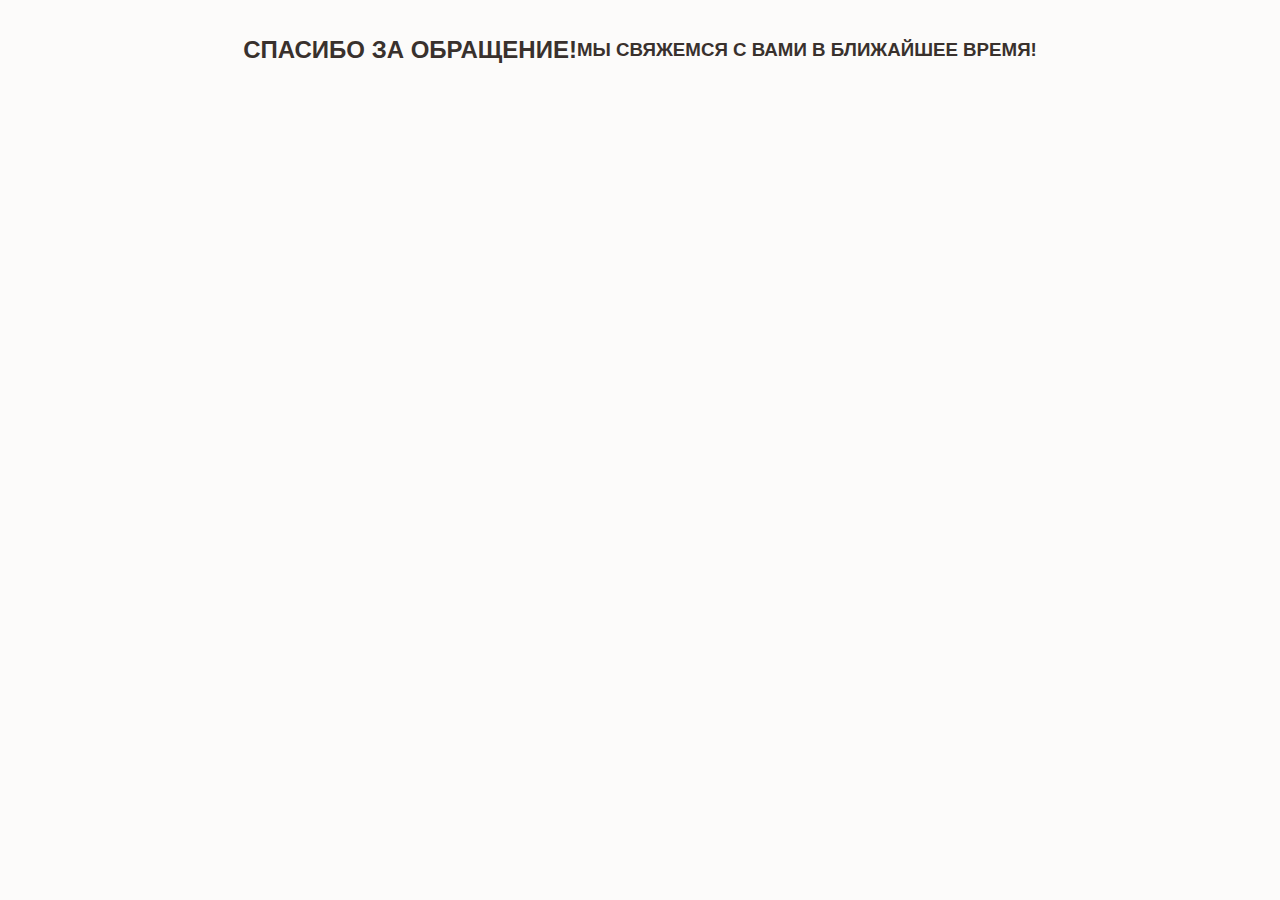
<file: SWEETY/answer.html>
<!DOCTYPE html>
<html lang="ru">
<head>
    <meta charset="UTF-8">
    <meta name="viewport" content="width=device-width, initial-scale=1.0">
    <title>Ответ</title>
    <link rel="stylesheet" href="assets/styles/normalize.css" />
    <link rel="stylesheet" href="assets/styles/style.css" />

</head>
<body>
    <section class="answer">
        <div class="content">
            <h2>СПАСИБО ЗА ОБРАЩЕНИЕ!</h2>
            <h3>МЫ СВЯЖЕМСЯ С ВАМИ В БЛИЖАЙШЕЕ ВРЕМЯ!</h3>
        </div>
    </section>
    
</body>
</html>
</file>
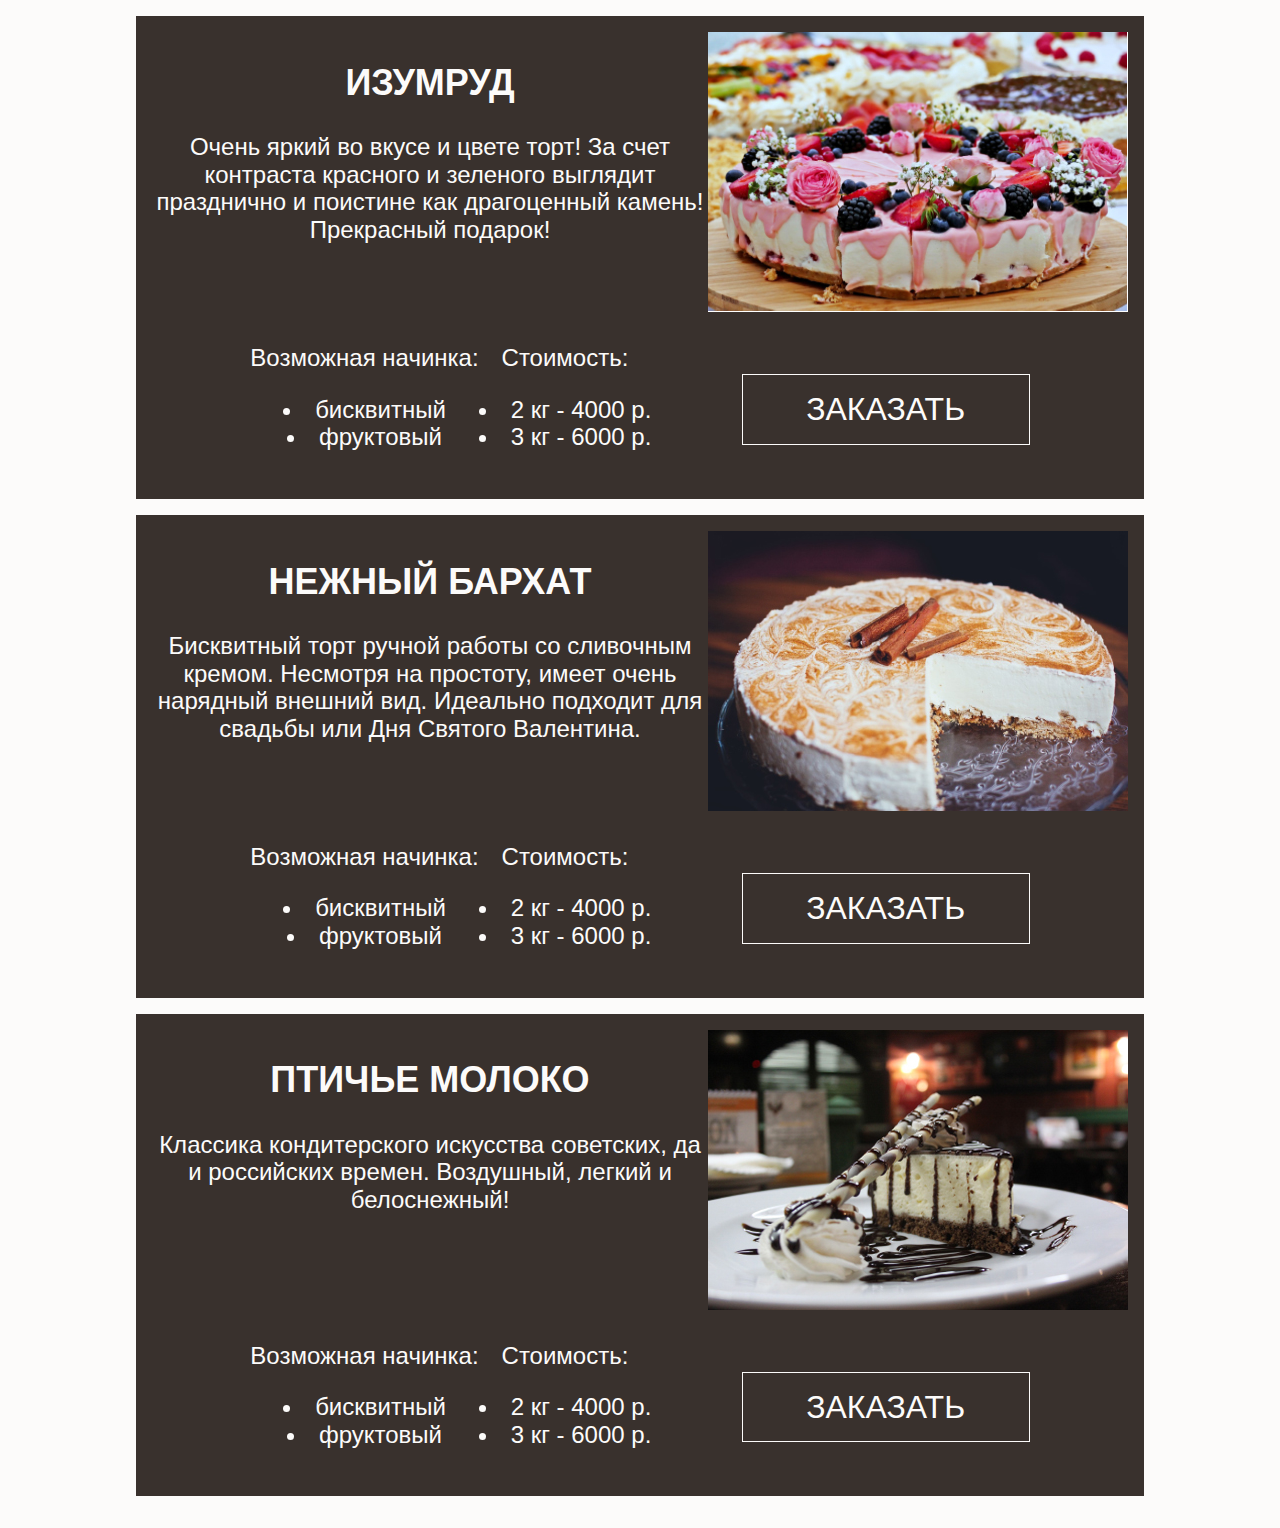
<file: SWEETY/cakes.html>
<!DOCTYPE html>
<html lang="ru">
  <head>
    <meta charset="utf-8">
	<meta name="viewport" content="width=device-width, initial-scale=1.0">
    <title>Главная страница</title>
	<link rel="stylesheet" href="assets/styles/normalize.css" />
	<link rel="stylesheet" href="assets/styles/style.css" />
  </head>
  <body>
	<section class="cakes">
		<div class="content">
			<!-- блок для вывода информации об одном торте -->
			<div class="cake">
				<div class="cake__descript">
					<div class="cake__descript__text"> 
						<h2>ИЗУМРУД</h2>
						
						<p>
							Очень яркий во вкусе и цвете торт! За счет контраста красного и
							зеленого выглядит празднично и поистине как драгоценный камень!
							Прекрасный подарок!
						</p>

					</div>
					<img src="assets/img/cakes/emerald.jpg" alt="ИЗУМРУД" />
				</div>
				<div class="cake__buy">
				<div class="cake__buy__wrap">
					<div class="cake__buy__wrap__filling"> 
						Возможная начинка:
						<ul>
							<li>бисквитный</li>
							<li>фруктовый</li>
						</ul>
					</div>
					<div class="cake__buy__wrap__price"> 
						Стоимость:
						<ul>
							<li>2 кг - 4000 р.</li>
							<li>3 кг - 6000 р.</li>
						</ul>

					</div>
				</div>
				<a href="index.html#feedback"> ЗАКАЗАТЬ</a>
				</div>
			</div>
			<!-- конец блока -->
			
			<!-- блок для вывода информации об одном торте -->
			<div class="cake">
				<div class="cake__descript">
					<div class="cake__descript__text"> 
						<h2>НЕЖНЫЙ БАРХАТ</h2>
						
						<p>
							Бисквитный торт ручной работы со сливочным кремом. Несмотря на простоту, имеет очень нарядный внешний вид. Идеально подходит для свадьбы или Дня Святого Валентина.
						</p>

					</div>
					<img src="assets/img/cakes/gentle-velvet.jpg" alt="НЕЖНЫЙ БАРХАТ" />
				</div>
				<div class="cake__buy">
				<div class="cake__buy__wrap">
					<div class="cake__buy__wrap__filling"> 
						Возможная начинка:
						<ul>
							<li>бисквитный</li>
							<li>фруктовый</li>
						</ul>
					</div>
					<div class="cake__buy__wrap__price"> 
						Стоимость:
						<ul>
							<li>2 кг - 4000 р.</li>
							<li>3 кг - 6000 р.</li>
						</ul>

					</div>
					
				</div>
				<a href="index.html#feedback"> ЗАКАЗАТЬ</a>
				</div>
			</div>
			<!-- конец блока -->
			
			<!-- блок для вывода информации об одном торте -->
			<div class="cake">
				<div class="cake__descript">
					<div class="cake__descript__text"> 
						<h2>ПТИЧЬЕ МОЛОКО</h2>
						
						<p>
							Классика кондитерского искусства советских, да и российских времен. Воздушный, легкий и белоснежный!
						</p>

					</div>
					<img src="assets/img/cakes/birds-milk.jpg" alt="ПТИЧЬЕ МОЛОКО" />
				</div>
				<div class="cake__buy">
				<div class="cake__buy__wrap">
					<div class="cake__buy__wrap__filling"> 
						Возможная начинка:
						<ul>
							<li>бисквитный</li>
							<li>фруктовый</li>
						</ul>
					</div>
					<div class="cake__buy__wrap__price"> 
						Стоимость:
						<ul>
							<li>2 кг - 4000 р.</li>
							<li>3 кг - 6000 р.</li>
						</ul>

					</div>
				</div>
				<a href="index.html#feedback"> ЗАКАЗАТЬ</a>
				</div>
			</div>
			<!-- конец блока -->
			
		</div>
		
	</section>
  </body>
</html>
</file>
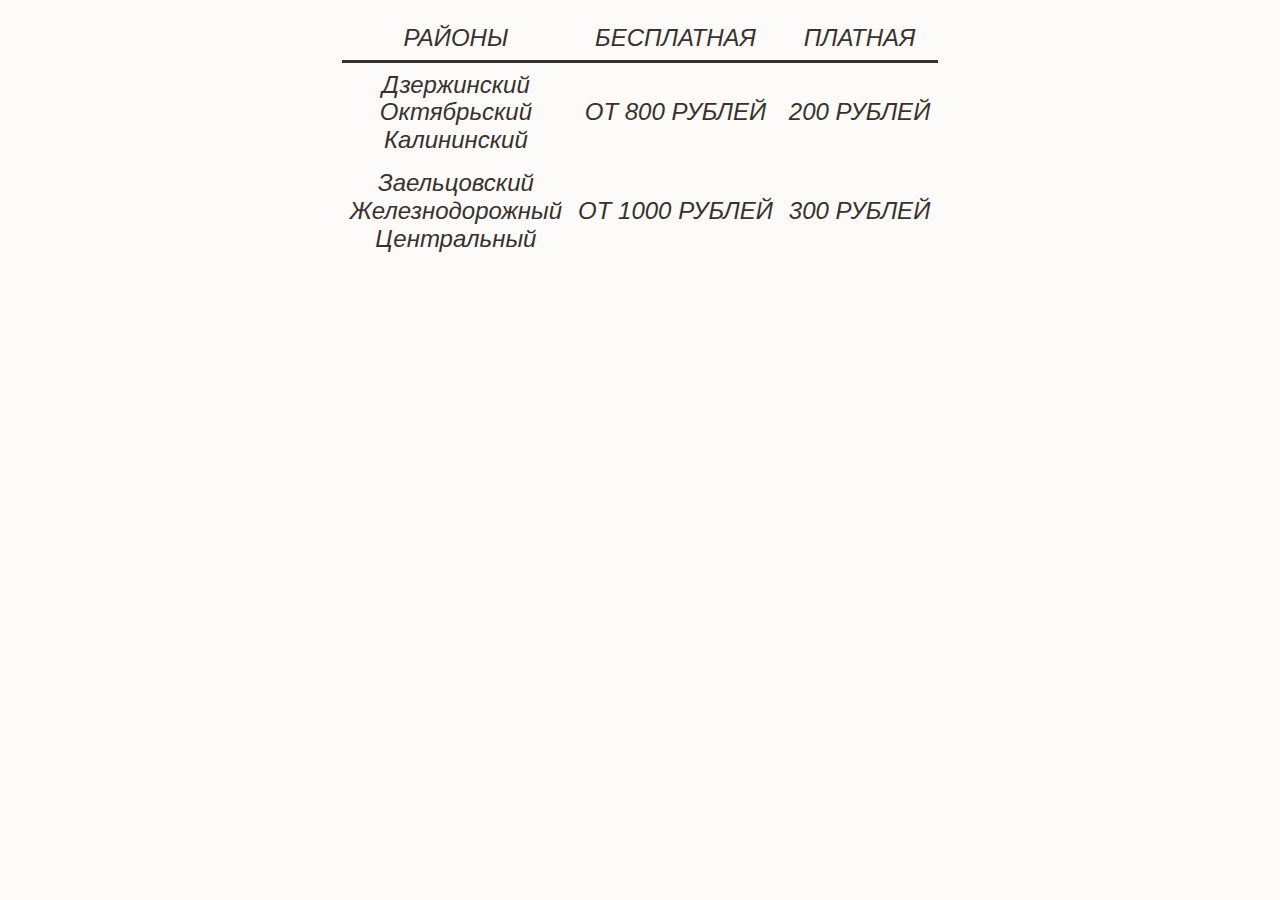
<file: SWEETY/delivery.html>
<!DOCTYPE html>
<html lang="ru">
<head>
    <meta charset="UTF-8">
    <meta name="viewport" content="width=device-width, initial-scale=1.0">
    <title>Доставка</title>
    <link rel="stylesheet" href="assets/styles/normalize.css" />
    <link rel="stylesheet" href="assets/styles/style.css" />

</head>
<body>
    <!-- Секция для блока условий доставки -->
    <section class="delivery">
        <div class="content">
        
            <div class="delivery__about">
                <h2>Доставка торта — это сложная задача, требующая предельной аккуратности. Для меня важно, чтобы ваш
                    торт попал к вам в целости и сохранности.</h2>
            </div>
            <div class="delivery__price">
                <table>
                    <thead>
                        <tr>
                            <td>РАЙОНЫ</td>
                            <td>БЕСПЛАТНАЯ</td>
                            <td>ПЛАТНАЯ</td>
                        </tr>
                    </thead>
                    <tbody>
                        <tr>
                            <td>
                                Дзержинский <br />
                                Октябрьский<br />
                                Калининский
                            </td>
                            <td>ОТ 800 РУБЛЕЙ</td>
                            <td>200 РУБЛЕЙ</td>
                        </tr>
                        <tr>
                            <td>
                                Заельцовский <br />
                                Железнодорожный <br />Центральный
                            </td>
                            <td>ОТ 1000 РУБЛЕЙ</td>
                            <td>300 РУБЛЕЙ</td>
                        </tr>
                    </tbody>
                </table>

            </div>
        
        </div>
    </section>
        
</body>
</html>
</file>
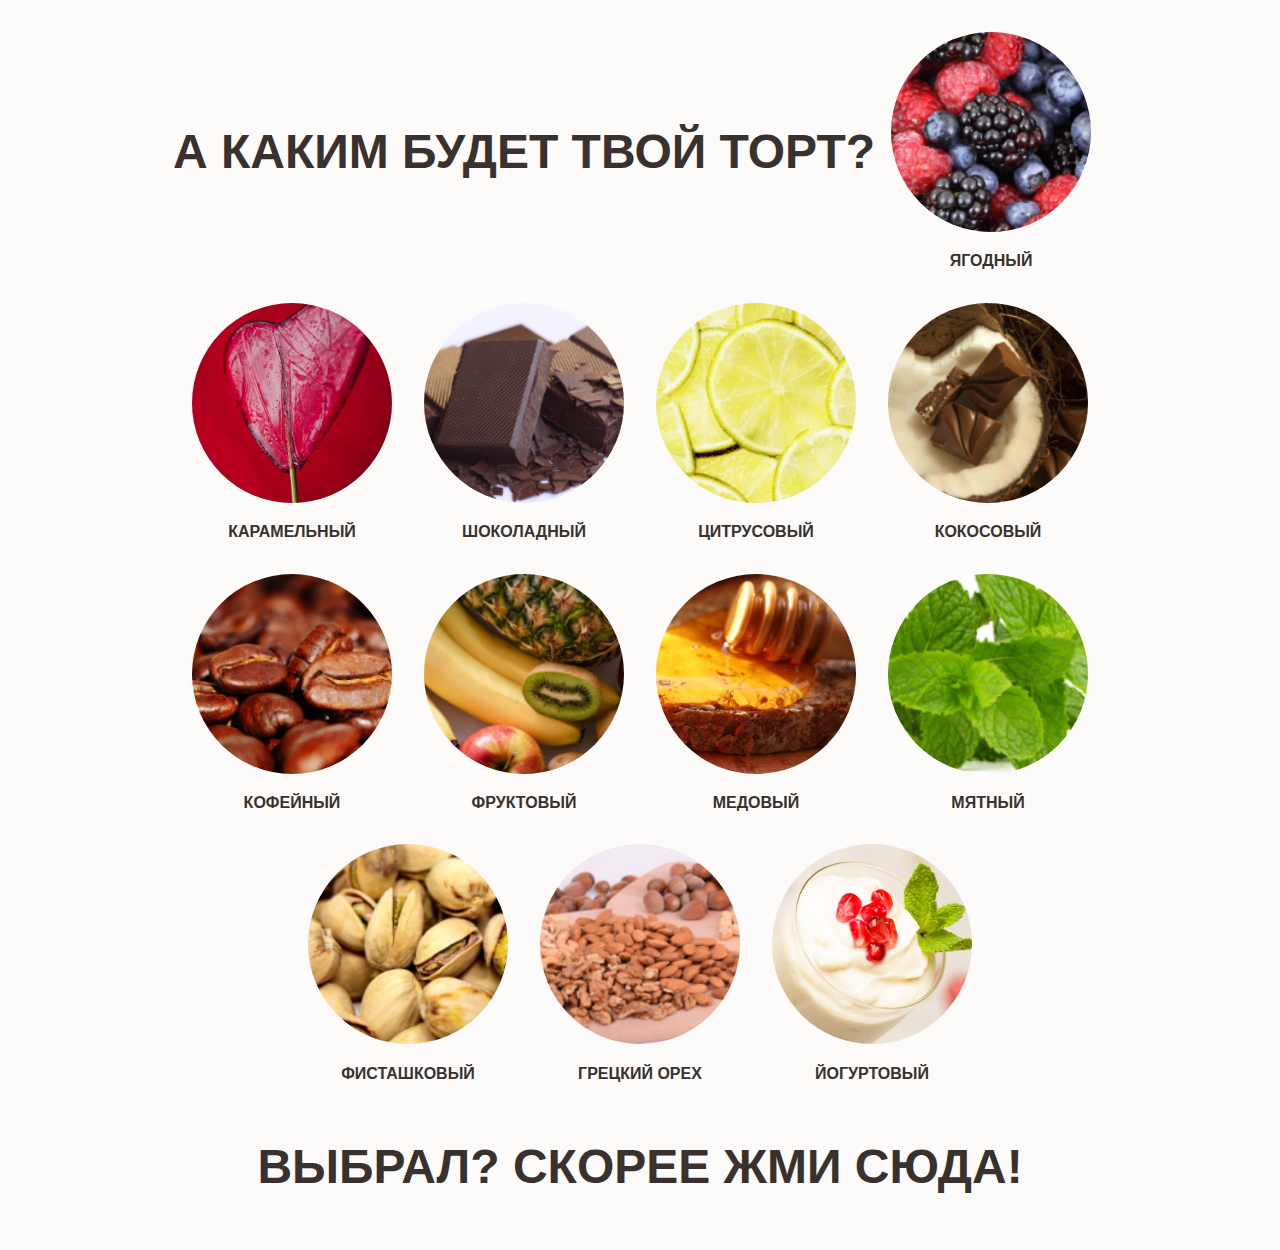
<file: SWEETY/filling.html>
<!DOCTYPE html>
<html lang="ru">
<head>
    <meta charset="UTF-8">
    <meta name="viewport" content="width=device-width, initial-scale=1.0">
    <title>Начинки</title>
    <link rel="stylesheet" href="assets/styles/normalize.css" />
    <link rel="stylesheet" href="assets/styles/style.css" />

</head>
<body>
<!-- Секция для блока с начинками -->
    <section class="fillings">
        <div class="content">
            <h2>А КАКИМ БУДЕТ ТВОЙ ТОРТ?</h2>

    <!-- блок для вывода информации об одной начинке -->
            <figure class="filling">
                <img src="assets/img/fillings/berry.jpg" alt="ЯГОДНЫЙ" />
                <figcaption>ЯГОДНЫЙ</figcaption>
            </figure>

            <figure class="filling">
                <img src="assets/img/fillings/caramel.jpg" alt="КАРАМЕЛЬНЫЙ" />
                <figcaption>КАРАМЕЛЬНЫЙ</figcaption>
            </figure>
            <figure class="filling">  
                <img src="assets/img/fillings/chocolate.jpg" alt="ШОКОЛАДНЫЙ" />
                <figcaption>ШОКОЛАДНЫЙ</figcaption>
            </figure>
            <figure class="filling">        
                <img src="assets/img/fillings/citric.jpg" alt="ЦИТРУСОВЫЙ" />
                <figcaption>ЦИТРУСОВЫЙ</figcaption>
            </figure>
            <figure class="filling">        
                <img src="assets/img/fillings/coconut.jpg" alt="КОКОСОВЫЙ" />
                <figcaption>КОКОСОВЫЙ</figcaption>
            </figure>
            <figure class="filling">
                <img src="assets/img/fillings/coffee.jpg" alt="КОФЕЙНЫЙ" />
                <figcaption>КОФЕЙНЫЙ</figcaption>
            </figure>
            <figure class="filling">
                <img src="assets/img/fillings/fruit.jpg" alt="ФРУКТОВЫЙ" />
                <figcaption>ФРУКТОВЫЙ</figcaption>
            </figure>
            <figure class="filling">
                <img src="assets/img/fillings/honey.jpg" alt="МЕДОВЫЙ" />
                <figcaption>МЕДОВЫЙ</figcaption>
            </figure>
            <figure class="filling">
                <img src="assets/img/fillings/mint.jpg" alt="МЯТНЫЙ" />
                <figcaption>МЯТНЫЙ</figcaption>
            </figure>
            <figure class="filling">
                <img src="assets/img/fillings/pistachio.jpg" alt="ФИСТАШКОВЫЙ" />
                <figcaption>ФИСТАШКОВЫЙ</figcaption>
            </figure>
            <figure class="filling">
                <img src="assets/img/fillings/walnut.jpg" alt="ГРЕЦКИЙ ОРЕХ" />
                <figcaption>ГРЕЦКИЙ ОРЕХ</figcaption>
            </figure>
            <figure class="filling">
                <img src="assets/img/fillings/yoghurt.jpg" alt="ЙОГУРТОВЫЙ" />
                <figcaption>ЙОГУРТОВЫЙ</figcaption>
            </figure>
            <h2>ВЫБРАЛ? СКОРЕЕ ЖМИ СЮДА!</h2>
        </div>
    </section>
        
</body>
</html>
</file>
<file: SWEETY/assets/styles/style.css>
.content {
    display: flex; /* превращаем блок в гибкий контейнер */
    align-items: center; /* выравниваем содержимое по вертикали по центру */
    justify-content: center; /* а теперь по горизонтали по центру */
    flex-wrap: wrap; /* задаем вывод элементов в несколько строк с переносами */
    width: 90%; /* ширина блока в процентах от родительского */
    margin: 0 auto; /* настраиваем внешние отступы сверху и сбоку*/
    padding: 1em; /* все поля внутри блока по 1 em */
    text-align: center;
    }

/* ---- настройка header ---- */
header {
    display: flex;
    justify-content: space-around;
    align-items: center;
    padding: 0.5rem;
    }
    header img.logo {
    width: 20vw;
    }

/* отдельно настраиваем меню для шапки сайта */
header nav ul {
    display: flex; /* превращаем элемент во flex-контейнер */
    flex-wrap: wrap;
    padding-left: 1rem;
    }

header nav ul li {
    margin-right: 2rem;
    margin-bottom: 0.5rem;
}
    
section.banner {
    min-height: 20vw;
    display: flex;
    align-items: center;
    justify-content: center;
    }

section.banner .content {
        display: block;
    }
        


/*------------------------ СТРАНИЦА INDEX.HTML ------------------------*/
/*---- настройка блока advantages ----*/
.advantages .content {
    justify-content: space-between;
    }
    .advantages .advantage img {
    margin: 0 auto;
    max-width: 80%;
}

/* скрываем текст в блоке */
.advantages .advantage p {
    display: none;
    }

/*------------ настройка блока select ------------*/
.select .select__cakes .select__cake {
    margin-bottom: 1rem;
    }
    .select .select__cakes .select__cake a {
    display: block;
    width: 100%;
    padding: 1rem;
    }
    .select .select__cakes .select__cake img {
    width: 100%;
    }
        
    .reviews .content .review img {
        display: none;
        }
        .reviews .content .review .review__text {
        display: flex;
        align-items: center;
        margin: 1rem;
        }
        .reviews .content .review .review__text blockquote {
        padding: 0.5rem;
        margin: 0.5rem;
        }

        /*----------- настройка блока map ----------*/
.map iframe {
    width: 100%;
    height: 400px;
    }


/*------------------------ СТРАНИЦА CAKES.HTML ------------------------*/
.cakes .cake {
    width: 90%;
    padding: 1rem;
    margin-bottom: 1rem;
    }
    .cakes .cake .cake__descript img { max-width: 90%;}
    .cakes .cake .cake__buy { padding: 0.5rem;}
    .cakes .cake .cake__buy a {
    display: inline-block;
    width: 90%;
    padding: 1rem;
    }
    .cakes .cake .cake__buy ul { padding-left: 0;}


* {
    box-sizing: border-box;
    }
    
body {
    background-color: #fcfbfa;
    color: #39312d;
    }

header a {
    color: #39312d; /* отдельно задаем цвет ссылкам в шапке страницы */
}
    
/* ---- настройка баннера на главной и прочих страницах ---- */
section.banner {
    min-height: 20vw;
    display: flex;
    align-items: center;
    justify-content: center;
     /*краткая запись свойств background-image, background-position, background-size */
    background: url("../img/banner-bg.jpg") center/cover;
    color: #fcfbfa;
    }

/*---- настройка блока footer ----*/
footer {
    background: #39312d; /* задаем фоновый цвет для подвала */
    color: #fcfbfa;
    }
    footer a {
    color: #fcfbfa;
    }    


    .advantages {
        background: #39312d;
        color: #fcfbfa;
        }

    .select, .reviews {
        background: linear-gradient(175deg, #fcfbfa, #39312d00), url("../img/1.png");     
    }   

    .select .select__cakes .select__cake a {
        display: block;
        width: 100%;
        padding: 1rem;
        background: #39312d;
        /* задаем сплошную границу толщиной 3px указанным цветом*/
        border: 3px solid #39312d;
        color: #fcfbfa;
        }

/*----------- настройка блока about ----------*/
.about {
    background: url("../img/about-bg.jpg") center/cover;
    }
    .about .about__wrap {
    padding: 1rem;
    background: rgba(0, 0, 0, 0.5);
    color: #fcfbfa;
    }
    .about .about__text p {
    padding-bottom: 1rem;
    }
            
    .reviews .content .review .review__text {
        display: flex;
        align-items: center;
        margin: 1rem;
        background: linear-gradient(135deg, #fcfbfa 50%, #f0f0ef 50%);
        border: 1px solid #39312d18;
        }

        
    /*----------- настройка блока feedback ----------*/
.feedback {
    background: url("../img/feedback-bg.jpg") center/cover;
    color: #fcfbfa;
    }
    .feedback a,
    .feedback h4 {
    color: #fcfbfa;
    width: 90%;
    }

    .cakes .cake {
        width: 90%;
        padding: 1rem;
        margin-bottom: 1rem;
        background: #39312d;
        color: #fcfbfa;
        }

    .cakes .cake .cake__buy a {
        display: inline-block;
        width: 90%;
        padding: 1rem;
        border: 1px solid #fcfbfa;
        color: #fcfbfa;
        }

/*------------------------ СТРАНИЦА FILLINGS.HTML ------------------------*/
.fillings .content a {
    color: #39312d;
    }
    .fillings .filling {
    margin: 1rem;
    }
    .fillings .filling img {
    margin-bottom: 1rem;
    border-radius: 50%;
    }
    

    /*------------------------ СТРАНИЦА DELIVERY.HTML ------------------------*/
.delivery .delivery__about {
    display: none;
    }
    .delivery .delivery__price table {
    max-width: 100%;
    border-collapse: collapse; /*для таблиц скрываем границы*/
}

.delivery .delivery__price table thead tr {
border-bottom: 3px solid #39312d;
}

.delivery .delivery__price table tr td {
padding: 0.5rem;
}

/* загружаем набор шрифтов с сайта GoogleFonts */
@import
url("https://fonts.googleapis.com/css2?family=Roboto:wght@400;700&display=swap");

body {
    font-family: "Roboto", "Arial", sans-serif;
    background-color: #fcfbfa;
    color: #39312d;
    }

/* ---- настройка ссылок ---- */
a {
    text-decoration: none; /* убираем стандартное подчеркивание для ссылок */
    font-size: 1rem; /* задаем размер текста */
    }

    
    footer .footer__menu nav ul li {
        padding-bottom: 1rem;
        }

/* для заголовков добавляем тень */
section.banner h1,
section.banner h2 {
text-shadow: 0px 6px 6px #000000;
}
section.banner h1 {
font-size: 1.5rem;
}
section.banner h2 {
font-size: 1rem;
font-style: italic; /* курсивное начертание */
}

.select .select__cakes .select__cake a {
    text-decoration: none;
}

.about .about__wrap {
    font-size: 1rem;
    }

.about .about__text p {
    padding-bottom: 1rem;
    text-align: center;
    font-style: italic;
    }

    .reviews .content .review .review__text {
        font-style: italic;
        }
                
        .feedback h3 {
            margin: 1rem;
            font-size: 1.5rem;
            }

.cakes .cake .cake__buy a {
    font-size: 1rem;
}


.cakes .cake .cake__buy ul {
    list-style-position: inside; /*настраиваем положение маркеров*/
    padding-left: 0;
    }


    .fillings {
        text-align: center;
        }
        
    .fillings .content a {
        color: #39312d;
        font-size: 2rem;
        }
    
    .fillings .filling {
        margin: 1rem;
        font-weight: 700;
    }

    .delivery h1 {
        font-size: 1.5rem;
        }

    .delivery .delivery__price table {
                 font-size: 0.7rem;
        font-style: italic;
        }

*,
::after,
::before {
box-sizing: border-box;
}

/* задаем поведение при наведении */
a:hover {
    text-decoration: underline;
    }



    .select .select__cakes .select__cake a {
        cursor: pointer; /* курсор меняется со стандартной стрелки на указатель */
        }



.feedback form input {
    width: 100%;
    margin-bottom: 0.5rem;
    padding: 1rem;
    background: transparent;
    border: 2px solid #fcfbfa;
    color: #fcfbfa;
    }
            

/*настраиваем цвет для справочного текста внутри поля для ввода*/
.feedback form input::placeholder {
    color: #fcfbfa;
    }

.feedback form .form__download input[type="file"] {
    display: none;
    }
    .feedback form .form__download
    label[for="download"] {
    text-decoration: underline;
    }


.feedback form .form__submit {
        display: flex;
        align-items: center;
        justify-content: center;
        margin-top: 1.5rem;
        margin-bottom: 1.5rem;
        }

        /* настроим оформление для флажка */
.feedback form .form__submit input[type="checkbox"] {
    appearance: none;
    position: relative;
    min-height: 2rem;
    width: 2rem;
    margin-right: 1rem;
    margin-bottom: 0;
    }
    /* добавляем новый значок для выбранного checkbox-а */
    .feedback form .form__submit input[type="checkbox"]::before {
    visibility: hidden;
    position: absolute;
    content: "\2714";
    color: #fcfbfa;
    font-size: 2.2em;
    left: 0;
    top: -5px;
    }
    /* показываем значок если checkbox выбран */
    .feedback form .form__submit input[type="checkbox"]:checked::before {
    visibility: visible;
    }
            
    .feedback form input[type="submit"] {
        background: #39312d;
        margin-top: 1.5rem;
        cursor: pointer;
        }

@media (min-width: 768px) {
    header a { font-size: 1.2rem; }
    header img.logo { width: 15vw; }
    }

@media (min-width: 1024px) {
header a { font-size: 1.5rem; }
header img.logo { width: 12vw; }
   }
@media (min-width: 1440px) {
   header a { font-size: 2rem; }
   header .logo { width: 10vw; }
   }


   @media (min-width: 590px) {
    section.banner.first { min-height: 30vw; }
    section.banner h1 { font-size: 3rem; }
    section.banner h2 { font-size: 1.5rem; }
    }
    @media (min-width: 1024px) {
    section.banner.first { min-height: 40vw; }
    section.banner h1 { font-size: 4rem; }
    section.banner h2 { font-size: 2rem; }
    }
    @media (min-width: 1440px) {
     section.banner h1 { font-size: 6rem; }
    section.banner h2 { font-size: 4rem; }
    }
    @media (min-width: 590px) {
        footer .footer__main {
        width: 100%;
        display: flex;
        justify-content: space-between;
        }
        }
        
        @media (min-width: 768px) {
            .advantages .advantage {
            display: flex;
            flex-direction: column;
            }
            .advantages .advantage p {
            display: inline-block;
            }
            }

            

/*на экранах больше 1024px добавляем анимацию к изображениям при наведении*/
@media (min-width: 1024px) {
    .advantages .advantage img {
        transition: all 0.8s ease-in-out;
    }

    .advantages .advantage img:hover {
        transform: scale(1.3);
    }
}

@media (min-width: 590px) {
    .select .select__cakes {
    display: flex;
    justify-content: space-between;
    }
    .select .select__cakes .select__cake { width: 45%; }
    .select .select__cakes .select__cake a { font-size: 1.2rem; }
    }
    /* добавляем анимацию к кнопкам */
    @media (min-width: 1024px) {
    .select .select__cakes .select__cake button {
    transition: background 0.8s ease-out;
    }
    .select .select__cakes .select__cake a:hover {
    background: #fcfbfa;
    color: #39312d;
}
}


@media (min-width: 590px) {
    .about .about__wrap { font-size: 1.5rem; }
    }
@media (min-width: 768px) {
    .about .about__wrap { width: 50%; }
    }
@media (min-width: 1440px) {
    .about .about__wrap { font-size: 2rem; }
    }


@media (min-width: 590px) {
    .reviews .content .review .review__text blockquote { font-size: 1.2rem; }
    }
@media (min-width: 768px) {
    .reviews .content .review { display: flex; }
    .reviews .content .review img {
    display: block;
    width: 10rem;
    height: 10rem;
    margin-bottom: 0.5rem;
    border-radius: 50%;
    }
    }
@media (min-width: 1440px) {
    .reviews .content .review .review__text blockquote { font-size: 1.8rem; }
    }
    
@media (min-width: 768px) {
    .feedback { font-size: 1.2rem; }
    .feedback h3 { font-size: 3rem; }
    }
            

    @media (min-width: 768px) {
        .cakes .cake .cake__buy .cake__buy__wrap {
            display: flex;
            flex-wrap: nowrap;
            justify-content: space-around;
            }
            }
            @media (min-width: 1024px) {
            .cakes .cake .cake__descript {
            display: flex;
            }
            .cakes .cake .cake__buy {
            display: flex;
            flex-wrap: nowrap;
            justify-content: space-evenly;
            align-items: center;
            margin-top: 1.5rem;
            }
            .cakes .cake .cake__buy a {
            display: inline-block;
            width: 30%;
            height: min-content;
            transition: all 0.8s ease-in;
            }
            .cakes .cake .cake__buy a:hover {
            text-decoration: none;
            background: #fcfbfa;
            color: #39312d;
            transform: scale(1.2);
            }
            }
            @media (min-width: 1200px) {
            .cakes .cake {
            font-size: 1.5rem;
            }
            .cakes .cake .cake__buy a {
            font-size: 2rem;
            }
            }

            @media (min-width: 768px) {
                .fillings h2 {
                font-size: 3rem;
                }
                .fillings .content a {
                font-size: 3.5rem;
            }
        }
        /*------------------------ СТРАНИЦА DELIVERY.HTML ------------------------*/
        @media (min-width: 425px) {
        .delivery .delivery__price table {
        font-size: 1rem;
        }
        }
        @media (min-width: 590px) {
        .delivery .delivery__price table {
        font-size: 1.2rem;
        }
        }
        @media (min-width: 768px) {
        .delivery .delivery__price table {
        font-size: 1.5rem;
        }
        }
</file>
